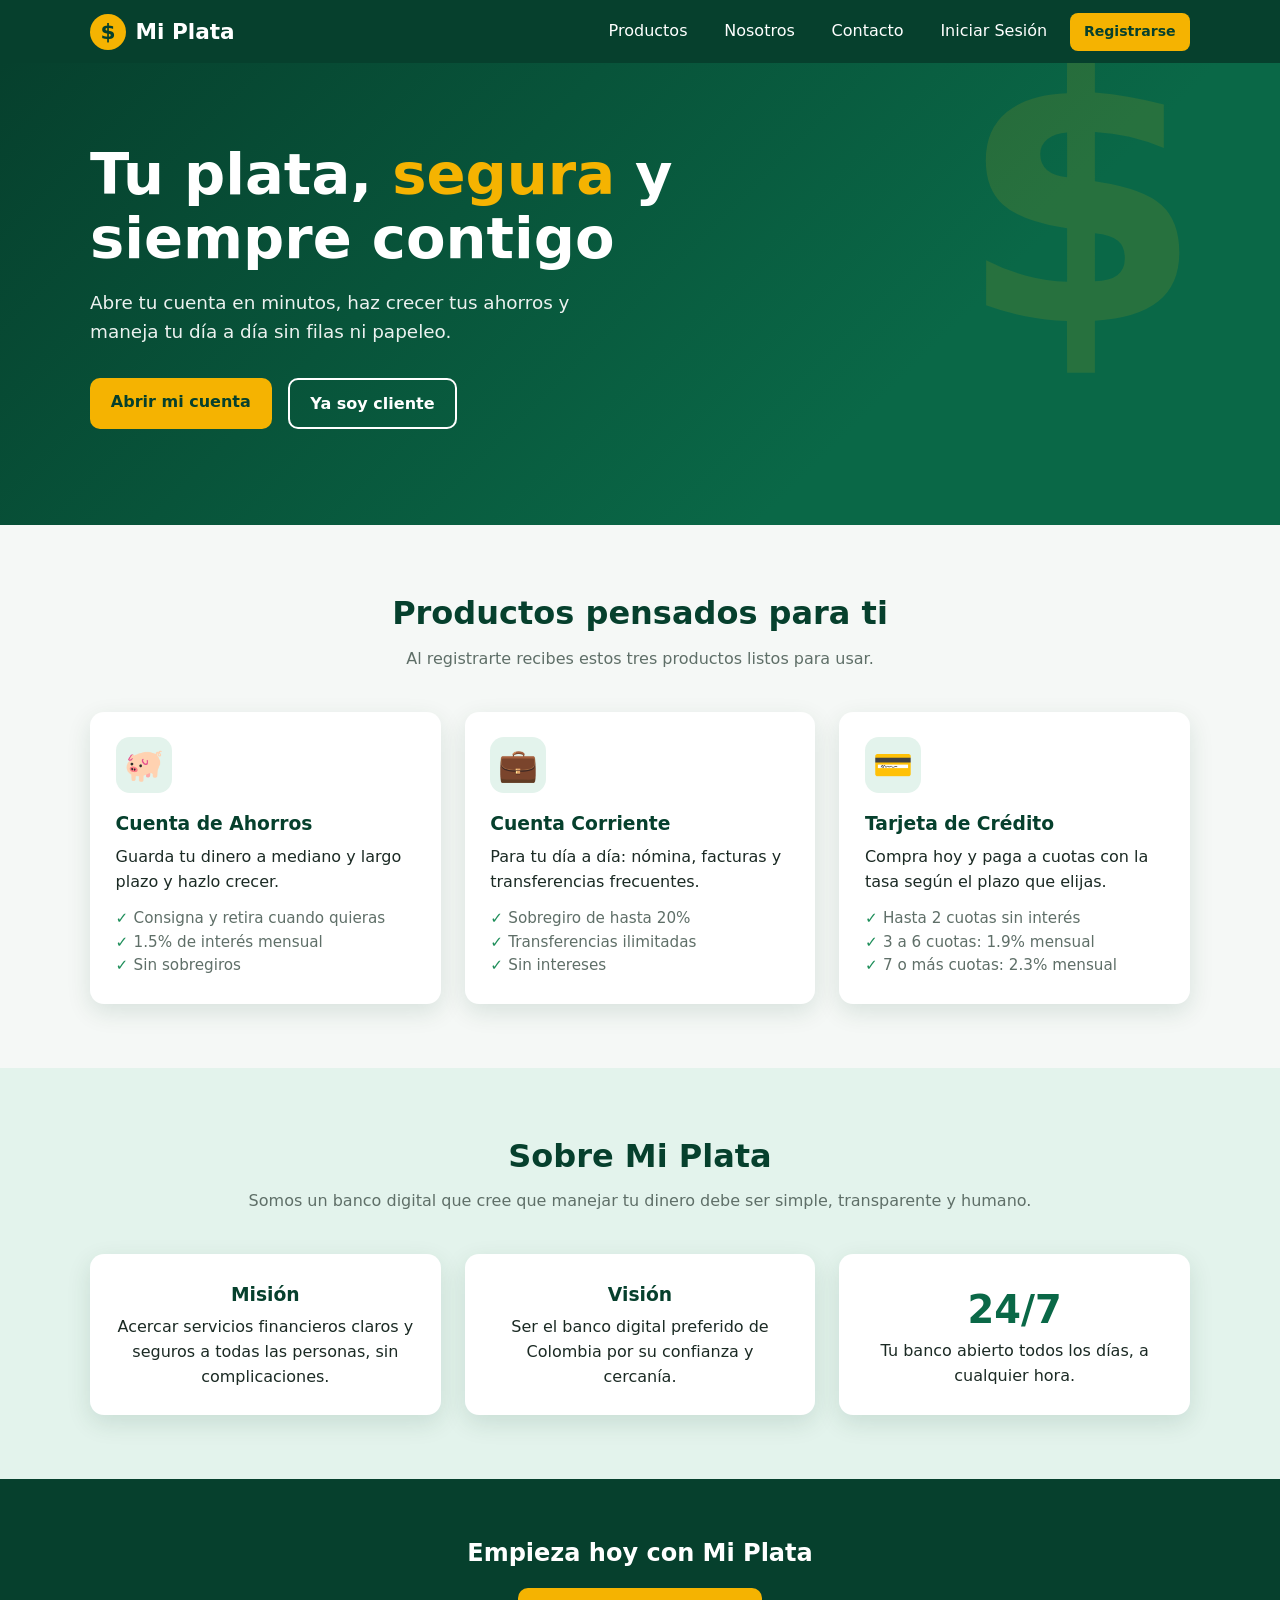
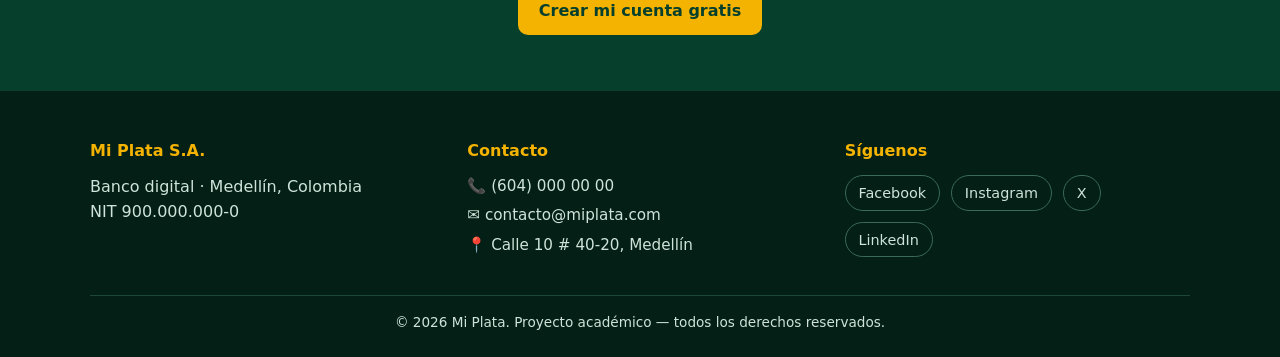
<file: mi_plata_banco_frontend/index.html>
<!DOCTYPE html>
<html lang="es">
<head>
  <meta charset="UTF-8">
  <meta name="viewport" content="width=device-width, initial-scale=1.0">
  <title>Mi Plata | Tu banco de confianza</title>
  <link rel="stylesheet" href="css/styles.css">
</head>
<body>
  <header class="navbar">
    <div class="contenedor">
      <a href="index.html" class="logo"><span class="logo-moneda">$</span> Mi Plata</a>
      <button class="menu-toggle" id="menuToggle" aria-label="Abrir menú">☰</button>
      <ul class="nav-links" id="navLinks">
        <li><a href="#productos">Productos</a></li>
        <li><a href="#nosotros">Nosotros</a></li>
        <li><a href="#contacto">Contacto</a></li>
        <li><a href="view/auth.html?modo=login" id="linkLogin">Iniciar Sesión</a></li>
        <li><a href="view/auth.html?modo=registro" class="btn btn-dorado btn-sm">Registrarse</a></li>
      </ul>
    </div>
  </header>

  <section class="hero">
    <div class="contenedor">
      <h1>Tu plata, <span>segura</span> y siempre contigo</h1>
      <p>Abre tu cuenta en minutos, haz crecer tus ahorros y maneja tu día a día sin filas ni papeleo.</p>
      <div class="acciones">
        <a href="view/auth.html?modo=registro" class="btn btn-dorado">Abrir mi cuenta</a>
        <a href="view/auth.html?modo=login" class="btn btn-borde">Ya soy cliente</a>
      </div>
    </div>
  </section>

  <section class="seccion-landing" id="productos">
    <div class="contenedor">
      <h2>Productos pensados para ti</h2>
      <p class="subtitulo">Al registrarte recibes estos tres productos listos para usar.</p>
      <div class="grid-3">
        <article class="card">
          <div class="icono">🐖</div>
          <h3>Cuenta de Ahorros</h3>
          <p>Guarda tu dinero a mediano y largo plazo y hazlo crecer.</p>
          <ul><li>Consigna y retira cuando quieras</li><li>1.5% de interés mensual</li><li>Sin sobregiros</li></ul>
        </article>
        <article class="card">
          <div class="icono">💼</div>
          <h3>Cuenta Corriente</h3>
          <p>Para tu día a día: nómina, facturas y transferencias frecuentes.</p>
          <ul><li>Sobregiro de hasta 20%</li><li>Transferencias ilimitadas</li><li>Sin intereses</li></ul>
        </article>
        <article class="card">
          <div class="icono">💳</div>
          <h3>Tarjeta de Crédito</h3>
          <p>Compra hoy y paga a cuotas con la tasa según el plazo que elijas.</p>
          <ul><li>Hasta 2 cuotas sin interés</li><li>3 a 6 cuotas: 1.9% mensual</li><li>7 o más cuotas: 2.3% mensual</li></ul>
        </article>
      </div>
    </div>
  </section>

  <section class="seccion-landing nosotros" id="nosotros">
    <div class="contenedor">
      <h2>Sobre Mi Plata</h2>
      <p class="subtitulo">Somos un banco digital que cree que manejar tu dinero debe ser simple, transparente y humano.</p>
      <div class="grid-3">
        <div class="card"><h3>Misión</h3><p>Acercar servicios financieros claros y seguros a todas las personas, sin complicaciones.</p></div>
        <div class="card"><h3>Visión</h3><p>Ser el banco digital preferido de Colombia por su confianza y cercanía.</p></div>
        <div class="card"><div class="cifra">24/7</div><p>Tu banco abierto todos los días, a cualquier hora.</p></div>
      </div>
    </div>
  </section>

  <section class="cta">
    <div class="contenedor">
      <h2>Empieza hoy con Mi Plata</h2>
      <a href="view/auth.html?modo=registro" class="btn btn-dorado">Crear mi cuenta gratis</a>
    </div>
  </section>

  <footer class="footer" id="contacto">
    <div class="contenedor">
      <div class="footer-grid">
        <div>
          <h4>Mi Plata S.A.</h4>
          <p>Banco digital · Medellín, Colombia</p>
          <p>NIT 900.000.000-0</p>
        </div>
        <div>
          <h4>Contacto</h4>
          <ul>
            <li>📞 (604) 000 00 00</li>
            <li>✉️ contacto@miplata.com</li>
            <li>📍 Calle 10 # 40-20, Medellín</li>
          </ul>
        </div>
        <div>
          <h4>Síguenos</h4>
          <div class="redes">
            <a href="https://facebook.com" target="_blank" rel="noopener">Facebook</a>
            <a href="https://instagram.com" target="_blank" rel="noopener">Instagram</a>
            <a href="https://x.com" target="_blank" rel="noopener">X</a>
            <a href="https://linkedin.com" target="_blank" rel="noopener">LinkedIn</a>
          </div>
        </div>
      </div>
      <p class="copy">© <span data-year></span> Mi Plata. Proyecto académico — todos los derechos reservados.</p>
    </div>
  </footer>

  <script src="js/models/Transaccion.js"></script>
  <script src="js/models/cuenta.js"></script>
  <script src="js/models/CuentaAhorros.js"></script>
  <script src="js/models/CuentaCorriente.js"></script>
  <script src="js/models/TarjetaCredito.js"></script>
  <script src="js/models/Usuario.js"></script>
  <script src="controllers/AuthController.js"></script>
  <script src="controllers/BankController.js"></script>
  <script src="js/app.js"></script>
</body>
</html>
</file>
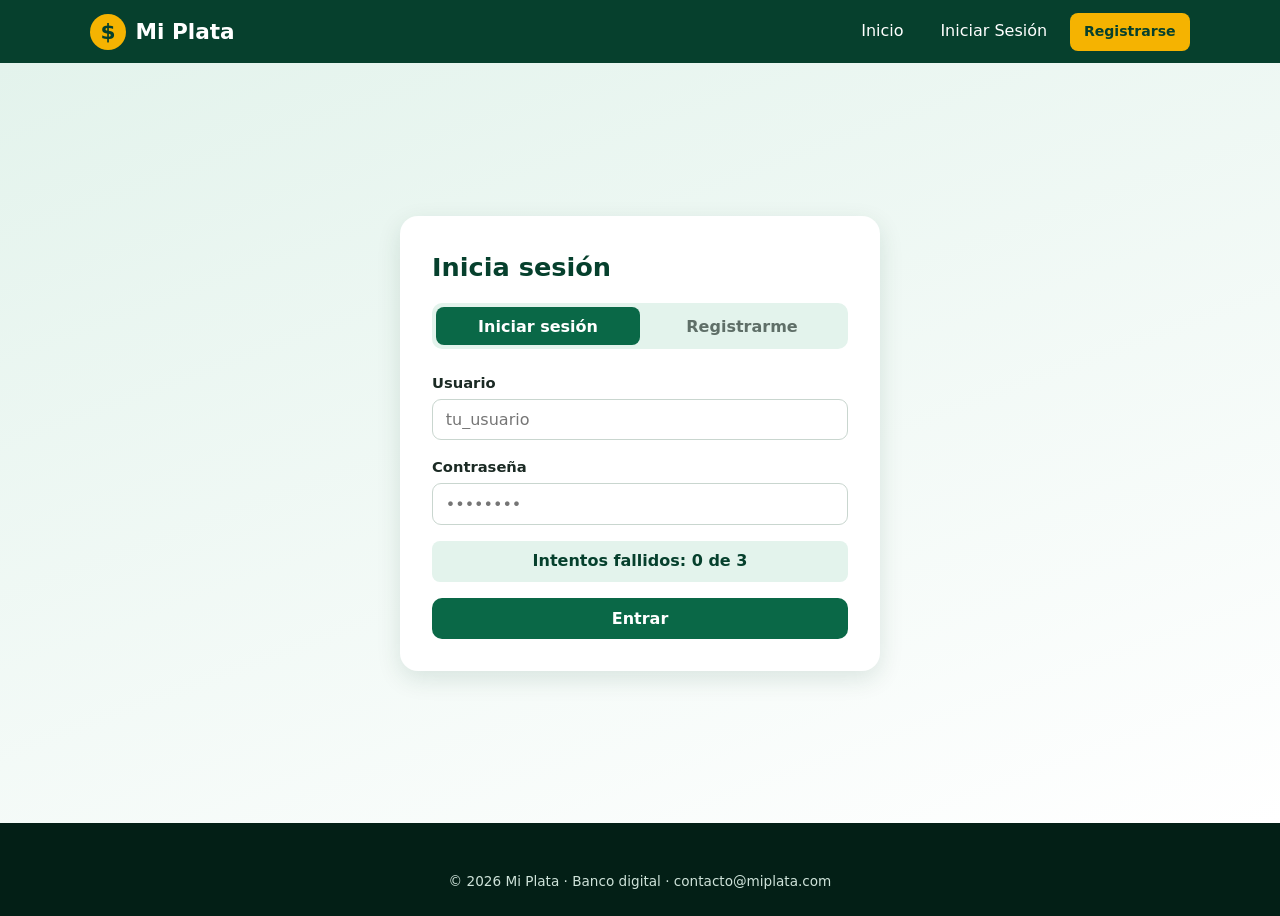
<file: mi_plata_banco_frontend/view/admin-users.html>
<!DOCTYPE html>
<html lang="es">
<head>
  <meta charset="UTF-8">
  <meta name="viewport" content="width=device-width, initial-scale=1.0">
  <title>Mi Plata | Administración de usuarios</title>
  <link rel="stylesheet" href="../css/styles.css">
</head>
<body>
  <header class="navbar">
    <div class="contenedor">
      <a href="../index.html" class="logo"><span class="logo-moneda">$</span> Mi Plata</a>
      <div style="display:flex;gap:.8rem;align-items:center">
        <span id="saludoAdmin"></span>
        <button class="btn btn-borde btn-sm" id="btnSalirAdmin">Cerrar sesión</button>
      </div>
    </div>
  </header>

  <main class="contenedor" style="padding:1.5rem 0 3rem">
    <div class="barra-seccion">
      <h2 style="color:var(--verde-osc)">Administración de usuarios</h2>
      <button class="btn" id="btnNuevo">+ Agregar usuario</button>
    </div>

    <!-- Formulario crear / editar -->
    <form class="form-card ancho" id="formUsuario" novalidate hidden>
      <h3 id="tituloForm" style="margin-bottom:1rem">Agregar usuario</h3>
      <input type="hidden" id="usuarioId">
      <div class="fila">
        <div class="campo">
          <label for="uIdent">Identificación</label>
          <input id="uIdent" name="identificacion">
          <small class="error" data-error="identificacion"></small>
        </div>
        <div class="campo">
          <label for="uNombre">Nombre completo</label>
          <input id="uNombre" name="nombre">
          <small class="error" data-error="nombre"></small>
        </div>
      </div>
      <div class="fila">
        <div class="campo">
          <label for="uCelular">Celular</label>
          <input id="uCelular" name="celular" maxlength="10">
          <small class="error" data-error="celular"></small>
        </div>
        <div class="campo">
          <label for="uUsername">Nombre de usuario</label>
          <input id="uUsername" name="username">
          <small class="error" data-error="username"></small>
        </div>
      </div>
      <div class="fila">
        <div class="campo">
          <label for="uPassword" id="labelPassword">Contraseña</label>
          <input id="uPassword" name="password" type="password" autocomplete="new-password">
          <small class="error" data-error="password"></small>
        </div>
        <div class="fila">
          <div class="campo">
            <label for="uRol">Rol</label>
            <select id="uRol" name="rol"><option value="cliente">Cliente</option><option value="admin">Administrador</option></select>
          </div>
          <div class="campo">
            <label for="uEstado">Estado</label>
            <select id="uEstado" name="estado"><option value="activo">Activo</option><option value="bloqueado">Bloqueado</option></select>
          </div>
        </div>
      </div>
      <div style="display:flex;gap:.7rem">
        <button class="btn" type="submit">Guardar</button>
        <button class="btn btn-gris" type="button" id="btnCancelar">Cancelar</button>
      </div>
    </form>

    <div class="tabla-wrap">
      <table>
        <thead><tr><th>Identificación</th><th>Nombre</th><th>Celular</th><th>Usuario</th><th>Rol</th><th>Estado</th><th>Acciones</th></tr></thead>
        <tbody id="tablaUsuarios"></tbody>
      </table>
    </div>
  </main>

  <script src="../js/models/Transaccion.js"></script>
  <script src="../js/models/cuenta.js"></script>
  <script src="../js/models/CuentaAhorros.js"></script>
  <script src="../js/models/CuentaCorriente.js"></script>
  <script src="../js/models/TarjetaCredito.js"></script>
  <script src="../js/models/Usuario.js"></script>
  <script src="../controllers/AuthController.js"></script>
  <script src="../controllers/BankController.js"></script>
  <script src="../js/app.js"></script>
  <script src="../js/adminApp.js"></script>
</body>
</html>
</file>
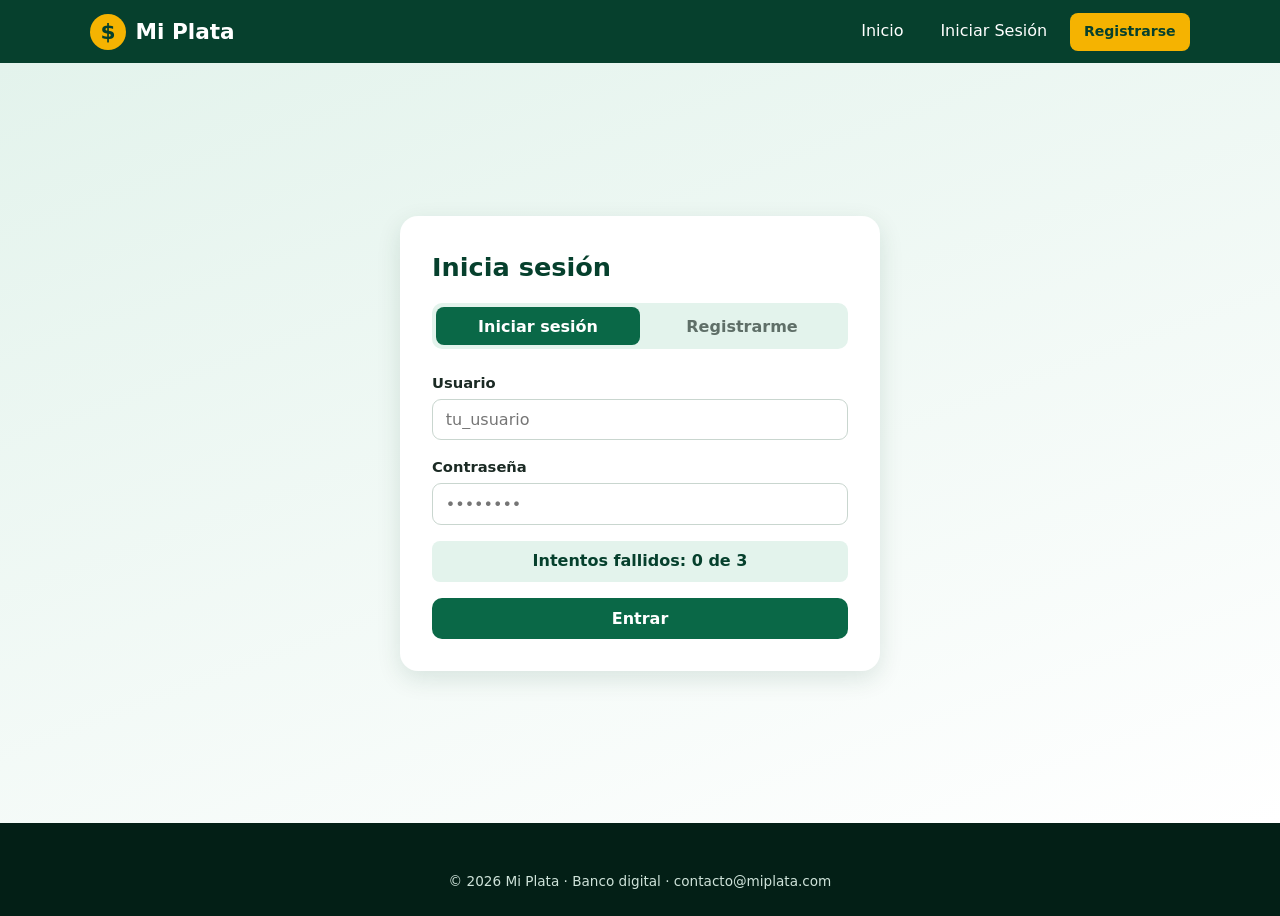
<file: mi_plata_banco_frontend/view/auth.html>
<!DOCTYPE html>
<html lang="es">
<head>
  <meta charset="UTF-8">
  <meta name="viewport" content="width=device-width, initial-scale=1.0">
  <title>Mi Plata | Acceso</title>
  <link rel="stylesheet" href="../css/styles.css">
</head>
<body>
  <header class="navbar">
    <div class="contenedor">
      <a href="../index.html" class="logo"><span class="logo-moneda">$</span> Mi Plata</a>
      <button class="menu-toggle" id="menuToggle" aria-label="Abrir menú">☰</button>
      <ul class="nav-links" id="navLinks">
        <li><a href="../index.html">Inicio</a></li>
        <li><a href="auth.html?modo=login">Iniciar Sesión</a></li>
        <li><a href="auth.html?modo=registro" class="btn btn-dorado btn-sm">Registrarse</a></li>
      </ul>
    </div>
  </header>

  <main class="auth-fondo">
    <div class="auth-card">
      <h1 id="tituloAuth">Inicia sesión</h1>
      <div class="tabs">
        <button type="button" data-modo="login">Iniciar sesión</button>
        <button type="button" data-modo="registro">Registrarme</button>
      </div>

      <!-- ===== Inicio de sesión ===== -->
      <form id="formLogin" novalidate>
        <div class="alerta error" id="mensajeLogin" hidden></div>
        <div class="campo">
          <label for="loginUsuario">Usuario</label>
          <input id="loginUsuario" name="usuario" autocomplete="username" placeholder="tu_usuario">
        </div>
        <div class="campo">
          <label for="loginClave">Contraseña</label>
          <input id="loginClave" name="clave" type="password" autocomplete="current-password" placeholder="••••••••">
        </div>
        <div class="contador" id="contadorIntentos"></div>
        <button class="btn btn-block" id="btnLogin" type="submit">Entrar</button>
      </form>

      <!-- ===== Registro ===== -->
      <form id="formRegistro" novalidate hidden>
        <div class="campo">
          <label for="regIdent">Número de identificación (cédula o pasaporte)</label>
          <input id="regIdent" name="identificacion" placeholder="1020304050">
          <small class="error" data-error="identificacion"></small>
        </div>
        <div class="campo">
          <label for="regNombre">Nombre completo</label>
          <input id="regNombre" name="nombre" autocomplete="name" placeholder="Ana María Pérez">
          <small class="error" data-error="nombre"></small>
        </div>
        <div class="campo">
          <label for="regCelular">Número de celular</label>
          <input id="regCelular" name="celular" inputmode="numeric" maxlength="10" placeholder="3001234567">
          <small class="error" data-error="celular"></small>
        </div>
        <div class="campo">
          <label for="regUsuario">Nombre de usuario</label>
          <input id="regUsuario" name="username" autocomplete="username" placeholder="ana.perez">
          <small class="error" data-error="username"></small>
        </div>
        <div class="campo">
          <label for="regClave">Contraseña</label>
          <input id="regClave" name="password" type="password" autocomplete="new-password">
          <small class="ayuda">Mínimo 8 caracteres con mayúscula, minúscula y número.</small>
          <small class="error" data-error="password"></small>
        </div>
        <div class="campo">
          <label for="regConfirmar">Confirmar contraseña</label>
          <input id="regConfirmar" name="confirmar" type="password" autocomplete="new-password">
          <small class="error" data-error="confirmar"></small>
        </div>
        <button class="btn btn-block" type="submit">Crear mi cuenta</button>
      </form>
    </div>
  </main>

  <footer class="footer">
    <div class="contenedor">
      <p class="copy" style="border:0;margin:0;padding:0">© <span data-year></span> Mi Plata · Banco digital · contacto@miplata.com</p>
    </div>
  </footer>

  <script src="../js/models/Transaccion.js"></script>
  <script src="../js/models/cuenta.js"></script>
  <script src="../js/models/CuentaAhorros.js"></script>
  <script src="../js/models/CuentaCorriente.js"></script>
  <script src="../js/models/TarjetaCredito.js"></script>
  <script src="../js/models/Usuario.js"></script>
  <script src="../controllers/AuthController.js"></script>
  <script src="../controllers/BankController.js"></script>
  <script src="../js/app.js"></script>
</body>
</html>
</file>
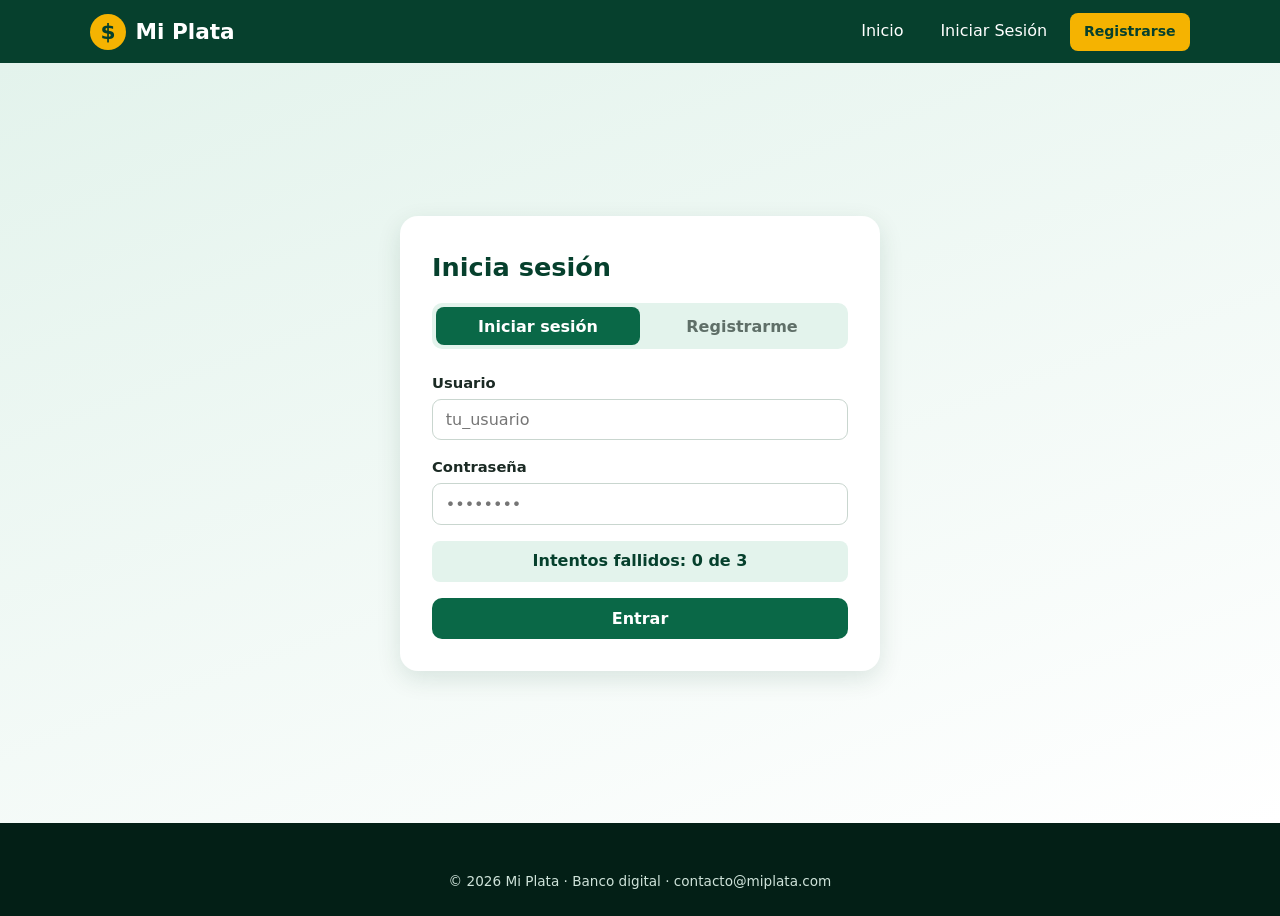
<file: mi_plata_banco_frontend/view/dashboard.html>
<!DOCTYPE html>
<html lang="es">
<head>
  <meta charset="UTF-8">
  <meta name="viewport" content="width=device-width, initial-scale=1.0">
  <title>Mi Plata | Panel del cajero</title>
  <link rel="stylesheet" href="../css/styles.css">
</head>
<body>
  <header class="navbar">
    <div class="contenedor">
      <a href="../index.html" class="logo"><span class="logo-moneda">$</span> Mi Plata</a>
      <span id="saludo"></span>
    </div>
  </header>

  <div class="contenedor panel-layout">
    <aside class="menu-lateral">
      <button data-seccion="saldo" class="activo">💰 Consultar saldo</button>
      <button data-seccion="consignar">⬇️ Consignar dinero</button>
      <button data-seccion="retirar">⬆️ Retirar dinero</button>
      <button data-seccion="movimientos">📋 Ver movimientos</button>
      <button data-seccion="transferir">🔁 Transferir</button>
      <button data-seccion="tarjeta">💳 Tarjeta de crédito</button>
      <button data-seccion="perfil">👤 Perfil</button>
      <button class="salir" id="btnCerrarSesion">🚪 Cerrar sesión</button>
    </aside>

    <main class="panel-main">
      <!-- Consultar saldo -->
      <section class="seccion activa" id="sec-saldo">
        <h2>Consultar saldo</h2>
        <div class="grid-3" id="tarjetasSaldo"></div>
      </section>

      <!-- Consignar -->
      <section class="seccion" id="sec-consignar">
        <h2>Consignar dinero</h2>
        <form class="form-card" id="formConsignar" novalidate>
          <div class="campo">
            <label for="consCuenta">Cuenta destino</label>
            <select id="consCuenta" name="cuenta">
              <option value="ahorros">Cuenta de Ahorros</option>
              <option value="corriente">Cuenta Corriente</option>
            </select>
          </div>
          <div class="campo">
            <label for="consMonto">Monto a consignar</label>
            <input id="consMonto" name="monto" type="number" min="0" step="any" placeholder="100000">
          </div>
          <button class="btn" type="submit">Consignar</button>
        </form>
      </section>

      <!-- Retirar -->
      <section class="seccion" id="sec-retirar">
        <h2>Retirar dinero</h2>
        <form class="form-card" id="formRetirar" novalidate>
          <div class="campo">
            <label for="retCuenta">Cuenta de origen</label>
            <select id="retCuenta" name="cuenta">
              <option value="ahorros">Cuenta de Ahorros</option>
              <option value="corriente">Cuenta Corriente</option>
            </select>
          </div>
          <div class="campo">
            <label for="retMonto">Monto a retirar</label>
            <input id="retMonto" name="monto" type="number" min="0" step="any" placeholder="50000">
          </div>
          <div class="alerta info" id="previewRetiro"></div>
          <button class="btn" type="submit">Retirar</button>
        </form>
      </section>

      <!-- Movimientos -->
      <section class="seccion" id="sec-movimientos">
        <div class="barra-seccion">
          <h2>Movimientos</h2>
          <div class="campo" style="margin:0">
            <select id="filtroMov">
              <option value="todos">Todos los productos</option>
              <option value="ahorros">Cuenta de Ahorros</option>
              <option value="corriente">Cuenta Corriente</option>
              <option value="tarjeta">Tarjeta de Crédito</option>
            </select>
          </div>
        </div>
        <div class="tabla-wrap">
          <table>
            <thead><tr><th>Fecha y hora</th><th>Producto</th><th>Tipo</th><th>Detalle</th><th>Valor</th></tr></thead>
            <tbody id="tablaMov"></tbody>
          </table>
        </div>
      </section>

      <!-- Transferir -->
      <section class="seccion" id="sec-transferir">
        <h2>Transferir</h2>
        <form class="form-card" id="formTransferir" novalidate>
          <div class="campo">
            <label for="trOrigen">Desde</label>
            <select id="trOrigen" name="origen">
              <option value="ahorros">Cuenta de Ahorros</option>
              <option value="corriente">Cuenta Corriente</option>
            </select>
          </div>
          <div class="campo">
            <label>Hacia</label>
            <div class="radios">
              <label><input type="radio" name="modo" value="propio" checked> Otro de mis productos</label>
              <label><input type="radio" name="modo" value="otro"> Otro usuario</label>
            </div>
          </div>
          <div class="campo" id="campoUsuarioDestino" hidden>
            <label for="trUsuario">Usuario destino</label>
            <input id="trUsuario" name="usuarioDestino" placeholder="nombre de usuario">
          </div>
          <div class="campo">
            <label for="trDestino">Producto destino</label>
            <select id="trDestino" name="destino"></select>
          </div>
          <div class="campo">
            <label for="trMonto">Monto a transferir</label>
            <input id="trMonto" name="monto" type="number" min="0" step="any">
          </div>
          <button class="btn" type="submit">Transferir</button>
        </form>
      </section>

      <!-- Tarjeta -->
      <section class="seccion" id="sec-tarjeta">
        <h2>Tarjeta de crédito</h2>
        <div class="grid-3" id="resumenTarjeta" style="margin-bottom:1.2rem"></div>
        <form class="form-card" id="formCompra" novalidate>
          <h3 style="margin-bottom:.8rem">Registrar compra</h3>
          <div class="campo">
            <label for="compDesc">Descripción</label>
            <input id="compDesc" name="descripcion" placeholder="Computador, mercado...">
          </div>
          <div class="fila">
            <div class="campo">
              <label for="compValor">Valor de la compra</label>
              <input id="compValor" name="valor" type="number" min="0" step="any">
            </div>
            <div class="campo">
              <label for="compCuotas">Número de cuotas (1-36)</label>
              <input id="compCuotas" name="cuotas" type="number" min="1" max="36" step="1" value="1">
            </div>
          </div>
          <div class="alerta info" id="previewCompra">Ingresa valor y cuotas para ver tu pago mensual.</div>
          <button class="btn" type="submit">Comprar</button>
        </form>
        <div class="tabla-wrap" style="margin-bottom:1.2rem">
          <table>
            <thead><tr><th>Fecha</th><th>Compra</th><th>Capital</th><th>Cuotas</th><th>Tasa mensual</th><th>Pago mensual</th><th>Saldo pendiente</th></tr></thead>
            <tbody id="tablaCompras"></tbody>
          </table>
        </div>
        <form class="form-card" id="formPago" novalidate>
          <h3 style="margin-bottom:.8rem">Pagar tarjeta</h3>
          <div class="campo">
            <label for="pagoCuenta">Pagar desde</label>
            <select id="pagoCuenta" name="cuenta">
              <option value="ahorros">Cuenta de Ahorros</option>
              <option value="corriente">Cuenta Corriente</option>
            </select>
          </div>
          <div class="campo">
            <label for="pagoMonto">Monto a pagar</label>
            <input id="pagoMonto" name="monto" type="number" min="0" step="any">
          </div>
          <button class="btn" type="submit">Pagar</button>
        </form>
      </section>

      <!-- Perfil -->
      <section class="seccion" id="sec-perfil">
        <h2>Perfil y seguridad</h2>
        <form class="form-card" id="formPerfil" novalidate>
          <h3 style="margin-bottom:.8rem">Mis datos</h3>
          <div class="campo">
            <label for="perIdent">Número de identificación</label>
            <input id="perIdent" name="identificacion">
            <small class="error" data-error="identificacion"></small>
          </div>
          <div class="campo">
            <label for="perNombre">Nombre completo</label>
            <input id="perNombre" name="nombre">
            <small class="error" data-error="nombre"></small>
          </div>
          <div class="campo">
            <label for="perCelular">Celular</label>
            <input id="perCelular" name="celular" maxlength="10">
            <small class="error" data-error="celular"></small>
          </div>
          <div class="campo">
            <label for="perUsuario">Nombre de usuario</label>
            <input id="perUsuario" name="username">
            <small class="error" data-error="username"></small>
          </div>
          <button class="btn" type="submit">Guardar cambios</button>
        </form>

        <form class="form-card" id="formClave" novalidate>
          <h3 style="margin-bottom:.8rem">Cambiar contraseña</h3>
          <div class="campo">
            <label for="claveUsuario">Usuario</label>
            <input id="claveUsuario" name="username" autocomplete="username">
            <small class="error" data-error="username"></small>
          </div>
          <div class="campo">
            <label for="claveActual">Contraseña actual</label>
            <input id="claveActual" name="actual" type="password" autocomplete="current-password">
            <small class="error" data-error="actual"></small>
          </div>
          <div class="campo">
            <label for="claveNueva">Nueva contraseña</label>
            <input id="claveNueva" name="nueva" type="password" autocomplete="new-password">
            <small class="error" data-error="nueva"></small>
          </div>
          <div class="campo">
            <label for="claveConfirmar">Confirmar nueva contraseña</label>
            <input id="claveConfirmar" name="confirmar" type="password" autocomplete="new-password">
            <small class="error" data-error="confirmar"></small>
          </div>
          <button class="btn" type="submit">Guardar contraseña</button>
        </form>
      </section>
    </main>
  </div>

  <script src="../js/models/Transaccion.js"></script>
  <script src="../js/models/cuenta.js"></script>
  <script src="../js/models/CuentaAhorros.js"></script>
  <script src="../js/models/CuentaCorriente.js"></script>
  <script src="../js/models/TarjetaCredito.js"></script>
  <script src="../js/models/Usuario.js"></script>
  <script src="../controllers/AuthController.js"></script>
  <script src="../controllers/BankController.js"></script>
  <script src="../js/app.js"></script>
  <script src="../js/dashboardApp.js"></script>
</body>
</html>
</file>
<file: mi_plata_banco_frontend/css/styles.css>
/* ===== Mi Plata - identidad visual: verde esmeralda + dorado ===== */
:root {
  --verde: #0a6847;
  --verde-osc: #06402d;
  --verde-claro: #e3f3ec;
  --dorado: #f5b301;
  --texto: #1b2a24;
  --gris: #5f6f68;
  --fondo: #f5f8f6;
  --blanco: #fff;
  --error: #c0392b;
  --ok: #1e8e5a;
  --radio: 14px;
  --sombra: 0 8px 24px rgba(6, 64, 45, .12);
}
* { box-sizing: border-box; margin: 0; padding: 0; }
[hidden] { display: none !important; }
body { font-family: 'Segoe UI', system-ui, sans-serif; color: var(--texto); background: var(--fondo); line-height: 1.55; }
a { color: inherit; text-decoration: none; }
ul { list-style: none; }
.contenedor { width: min(1100px, 92%); margin: 0 auto; }

/* ---------- Navbar ---------- */
.navbar { background: var(--verde-osc); color: #fff; position: sticky; top: 0; z-index: 50; }
.navbar .contenedor { display: flex; align-items: center; justify-content: space-between; padding: .8rem 0; gap: 1rem; }
.logo { display: flex; align-items: center; gap: .6rem; font-weight: 700; font-size: 1.35rem; }
.logo-moneda { width: 36px; height: 36px; border-radius: 50%; background: var(--dorado); color: var(--verde-osc); display: grid; place-items: center; font-weight: 800; }
.nav-links { display: flex; gap: .5rem; align-items: center; }
.nav-links a { padding: .5rem .9rem; border-radius: 8px; }
.nav-links a:hover { background: rgba(255, 255, 255, .12); }
.menu-toggle { display: none; background: none; border: 0; color: #fff; font-size: 1.6rem; cursor: pointer; }

/* ---------- Botones ---------- */
.btn { display: inline-block; border: 0; cursor: pointer; padding: .7rem 1.3rem; border-radius: 10px; font-weight: 600; font-size: 1rem; background: var(--verde); color: #fff; transition: .2s; font-family: inherit; }
.btn:hover { background: var(--verde-osc); }
.btn:disabled { opacity: .5; cursor: not-allowed; }
.btn-dorado { background: var(--dorado); color: var(--verde-osc); }
.btn-dorado:hover { background: #ffc933; }
.btn-borde { background: transparent; border: 2px solid #fff; color: #fff; }
.btn-borde:hover { background: rgba(255, 255, 255, .15); }
.btn-peligro { background: var(--error); }
.btn-peligro:hover { background: #962d22; }
.btn-gris { background: #dfe7e3; color: var(--texto); }
.btn-gris:hover { background: #cdd9d3; }
.btn-sm { padding: .35rem .8rem; font-size: .88rem; }
.btn-block { width: 100%; }

/* ---------- Landing ---------- */
.hero { background: linear-gradient(135deg, var(--verde-osc), var(--verde) 70%); color: #fff; padding: 5rem 0 6rem; position: relative; overflow: hidden; }
.hero::after { content: '$'; position: absolute; right: 6%; top: -40px; font-size: 22rem; font-weight: 800; color: rgba(245, 179, 1, .12); line-height: 1; }
.hero h1 { font-size: clamp(2.2rem, 5vw, 3.6rem); line-height: 1.1; max-width: 640px; }
.hero h1 span { color: var(--dorado); }
.hero p { max-width: 520px; margin: 1.2rem 0 2rem; font-size: 1.15rem; opacity: .92; }
.hero .acciones { display: flex; gap: 1rem; flex-wrap: wrap; }
.seccion-landing { padding: 4rem 0; }
.seccion-landing h2 { font-size: 2rem; text-align: center; color: var(--verde-osc); margin-bottom: .5rem; }
.subtitulo { text-align: center; color: var(--gris); margin-bottom: 2.5rem; }
.grid-3 { display: grid; grid-template-columns: repeat(auto-fit, minmax(250px, 1fr)); gap: 1.5rem; }
.card { background: var(--blanco); border-radius: var(--radio); padding: 1.6rem; box-shadow: var(--sombra); }
.card .icono { font-size: 2rem; width: 56px; height: 56px; display: grid; place-items: center; background: var(--verde-claro); border-radius: 14px; margin-bottom: 1rem; }
.card h3 { color: var(--verde-osc); margin-bottom: .4rem; }
.card ul { margin-top: .8rem; color: var(--gris); font-size: .95rem; }
.card li::before { content: '✓ '; color: var(--ok); font-weight: 700; }
.nosotros { background: var(--verde-claro); }
.nosotros .grid-3 .card { text-align: center; }
.cifra { font-size: 2.4rem; font-weight: 800; color: var(--verde); }
.cta { background: var(--verde-osc); color: #fff; text-align: center; padding: 3.5rem 0; }
.cta h2 { margin-bottom: 1rem; }

/* ---------- Footer ---------- */
.footer { background: #031f16; color: #cfe3da; padding: 3rem 0 1.5rem; }
.footer-grid { display: grid; grid-template-columns: repeat(auto-fit, minmax(220px, 1fr)); gap: 2rem; }
.footer h4 { color: var(--dorado); margin-bottom: .7rem; }
.footer li { margin-bottom: .35rem; font-size: .95rem; }
.footer a:hover { color: var(--dorado); }
.redes { display: flex; gap: .7rem; flex-wrap: wrap; }
.redes a { border: 1px solid #3c6a58; padding: .35rem .8rem; border-radius: 20px; font-size: .9rem; }
.copy { text-align: center; margin-top: 2rem; padding-top: 1rem; border-top: 1px solid #1c4636; font-size: .85rem; }

/* ---------- Formularios ---------- */
.auth-fondo { min-height: calc(100vh - 140px); display: grid; place-items: center; padding: 2rem 0; background: linear-gradient(160deg, var(--verde-claro), #fff); }
.auth-card { background: #fff; width: min(480px, 94%); border-radius: 18px; box-shadow: var(--sombra); padding: 2rem; }
.auth-card h1 { color: var(--verde-osc); font-size: 1.6rem; margin-bottom: 1rem; }
.tabs { display: flex; background: var(--verde-claro); border-radius: 10px; padding: 4px; margin-bottom: 1.4rem; }
.tabs button { flex: 1; border: 0; background: transparent; padding: .6rem; border-radius: 8px; font-weight: 600; cursor: pointer; color: var(--gris); font-family: inherit; font-size: 1rem; }
.tabs button.activo { background: var(--verde); color: #fff; }
.campo { margin-bottom: 1rem; }
.campo label { display: block; font-weight: 600; font-size: .92rem; margin-bottom: .25rem; }
.campo input, .campo select, .campo textarea { width: 100%; padding: .65rem .8rem; border: 1.5px solid #c9d6cf; border-radius: 9px; font-size: 1rem; font-family: inherit; background: #fff; }
.campo input:focus, .campo select:focus { outline: none; border-color: var(--verde); box-shadow: 0 0 0 3px rgba(10, 104, 71, .15); }
.campo input.invalid, .campo select.invalid { border-color: var(--error); }
.error { display: block; color: var(--error); font-size: .82rem; min-height: 1em; margin-top: .2rem; }
.ayuda { color: var(--gris); font-size: .82rem; }
.fila { display: grid; grid-template-columns: 1fr 1fr; gap: 1rem; }
.alerta { padding: .75rem 1rem; border-radius: 9px; margin-bottom: 1rem; font-size: .95rem; }
.alerta.error { background: #fdecea; color: var(--error); min-height: 0; margin: 0 0 1rem; }
.alerta.ok { background: #e6f6ee; color: var(--ok); }
.alerta.info { background: var(--verde-claro); color: var(--verde-osc); }
.contador { font-weight: 700; text-align: center; padding: .5rem; border-radius: 8px; background: var(--verde-claro); color: var(--verde-osc); margin-bottom: 1rem; }
.contador.peligro { background: #fdecea; color: var(--error); }

/* ---------- Panel del cajero ---------- */
.panel-layout { display: grid; grid-template-columns: 250px 1fr; gap: 1.5rem; padding: 1.5rem 0 3rem; align-items: start; }
.menu-lateral { background: #fff; border-radius: var(--radio); box-shadow: var(--sombra); padding: .8rem; position: sticky; top: 76px; }
.menu-lateral button { display: block; width: 100%; text-align: left; border: 0; background: none; padding: .75rem 1rem; border-radius: 9px; cursor: pointer; font-size: 1rem; font-family: inherit; color: var(--texto); }
.menu-lateral button:hover { background: var(--verde-claro); }
.menu-lateral button.activo { background: var(--verde); color: #fff; }
.menu-lateral .salir { color: var(--error); margin-top: .5rem; border-top: 1px solid #e3ebe7; border-radius: 0 0 9px 9px; }
.panel-main .seccion { display: none; }
.panel-main .seccion.activa { display: block; }
.panel-main h2 { color: var(--verde-osc); margin-bottom: 1rem; }
.saldo-card { background: linear-gradient(135deg, var(--verde), var(--verde-osc)); color: #fff; border-radius: var(--radio); padding: 1.4rem; }
.saldo-card.tarjeta { background: linear-gradient(135deg, #1c1c1c, #3b3b3b); }
.saldo-card small { opacity: .8; }
.saldo-card .monto { font-size: 1.9rem; font-weight: 800; margin: .3rem 0; }
.saldo-card.rojo .monto { color: #ffb4a8; }
.saldo-card .detalle { font-size: .88rem; opacity: .9; }
.form-card { background: #fff; padding: 1.6rem; border-radius: var(--radio); box-shadow: var(--sombra); max-width: 560px; margin-bottom: 1.2rem; }
.form-card.ancho { max-width: none; }
.radios { display: flex; gap: 1.2rem; flex-wrap: wrap; }
.radios label { font-weight: 500; display: flex; gap: .4rem; align-items: center; }
.radios input { width: auto; }

/* ---------- Tablas ---------- */
.tabla-wrap { overflow-x: auto; background: #fff; border-radius: var(--radio); box-shadow: var(--sombra); }
table { width: 100%; border-collapse: collapse; font-size: .93rem; }
th { background: var(--verde-osc); color: #fff; text-align: left; padding: .7rem .9rem; white-space: nowrap; }
td { padding: .65rem .9rem; border-bottom: 1px solid #e8eeea; }
tr:hover td { background: #f6fbf8; }
.entrada { color: var(--ok); font-weight: 700; }
.salida { color: var(--error); font-weight: 700; }
.badge { display: inline-block; padding: .15rem .6rem; border-radius: 20px; font-size: .8rem; font-weight: 600; }
.badge.activo { background: #e6f6ee; color: var(--ok); }
.badge.bloqueado { background: #fdecea; color: var(--error); }
.badge.admin { background: #fff3cd; color: #8a6500; }
.badge.cliente { background: var(--verde-claro); color: var(--verde-osc); }
.vacio { text-align: center; color: var(--gris); padding: 2rem; }
.barra-seccion { display: flex; justify-content: space-between; align-items: center; flex-wrap: wrap; gap: .8rem; margin-bottom: 1rem; }

/* ---------- Toasts ---------- */
#toasts { position: fixed; right: 1rem; bottom: 1rem; display: flex; flex-direction: column; gap: .5rem; z-index: 100; }
.toast { background: var(--ok); color: #fff; padding: .8rem 1.1rem; border-radius: 10px; box-shadow: var(--sombra); max-width: 340px; animation: entrar .25s ease; }
.toast.error { background: var(--error); }
@keyframes entrar { from { transform: translateY(12px); opacity: 0; } to { transform: none; opacity: 1; } }

/* ---------- Responsive ---------- */
@media (max-width: 820px) {
  .menu-toggle { display: block; }
  .nav-links { display: none; position: absolute; top: 100%; left: 0; right: 0; background: var(--verde-osc); flex-direction: column; padding: 1rem; }
  .nav-links.abierto { display: flex; }
  .panel-layout { grid-template-columns: 1fr; }
  .menu-lateral { position: static; display: grid; grid-template-columns: 1fr 1fr; }
  .fila { grid-template-columns: 1fr; }
  .hero::after { display: none; }
}
</file>
